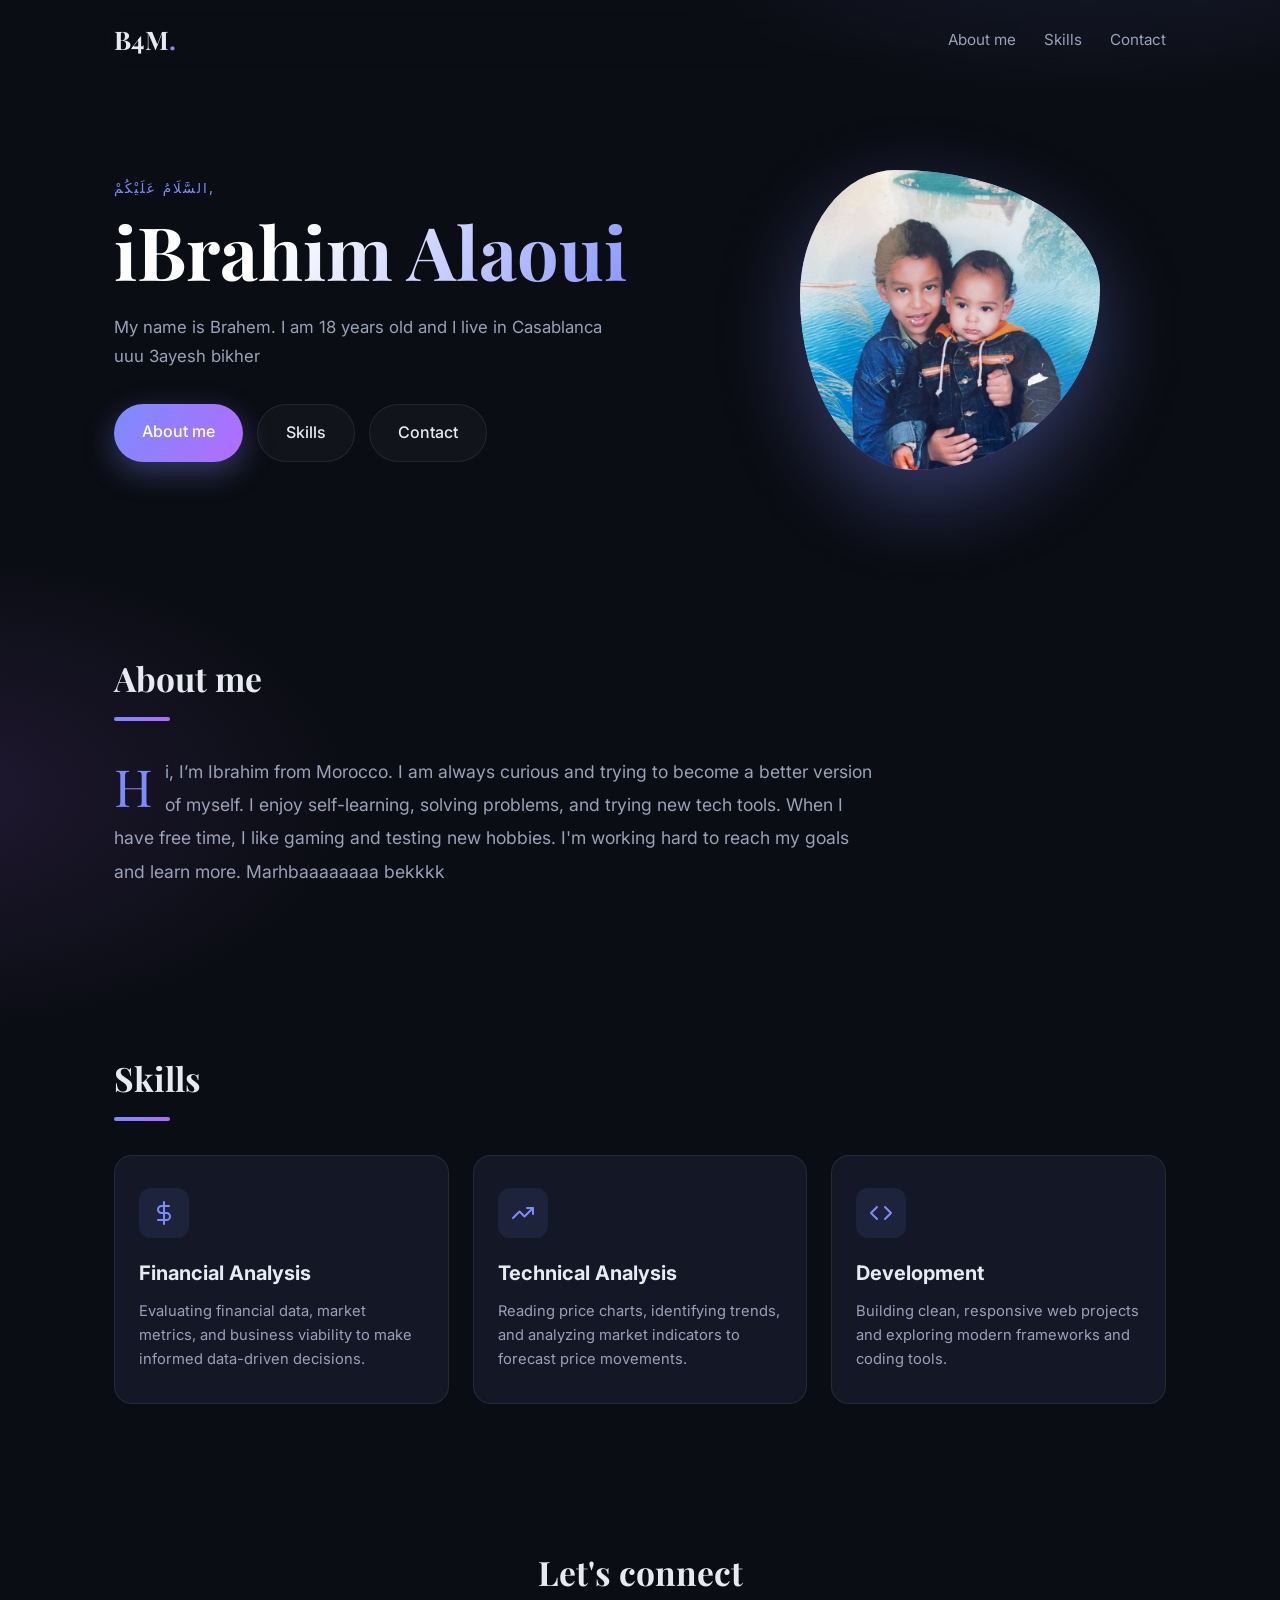
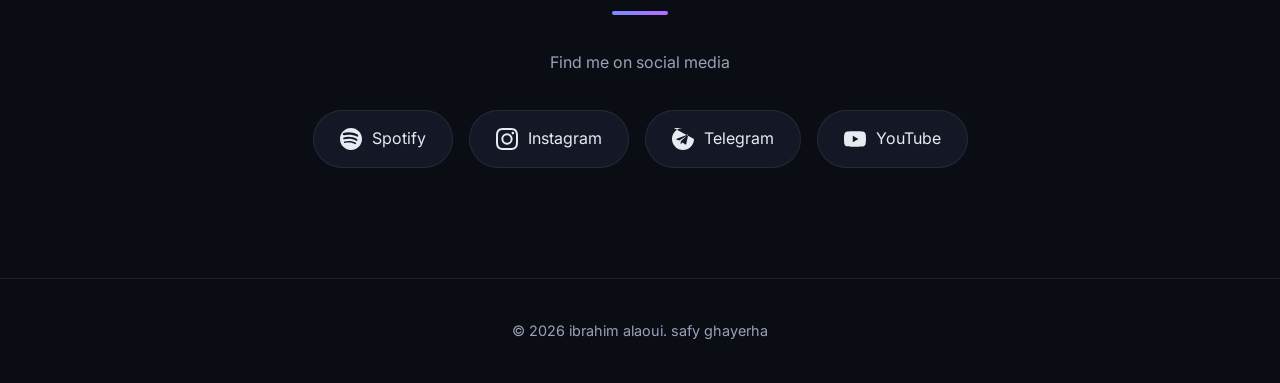
<file: index.html>
<!DOCTYPE html>
<html lang="en">

<head>
  <meta charset="UTF-8" />
  <meta name="viewport" content="width=device-width, initial-scale=1.0" />
  <title>Br4Him</title>
  <link rel="icon" type="image/png" href="android-chrome-512x512.png" />
  <meta name="description" content="Personal website of Your Name." />
  <link rel="preconnect" href="https://fonts.googleapis.com" />
  <link rel="preconnect" href="https://fonts.gstatic.com" crossorigin />
  <link href="https://fonts.googleapis.com/css2?family=Inter:wght@300;400;500;600&family=Playfair+Display:wght@600;700&display=swap" rel="stylesheet" />
  <link rel="stylesheet" href="style.css" />
</head>
<body>

  <header class="nav">
    <a href="#home" class="logo">B4M<span>.</span></a>
    <nav>
      <a href="#about">About me</a>
      <a href="#skills">Skills</a>
      <a href="#contact">Contact</a>
    </nav>
  </header>

  <section id="home" class="hero">
    <div class="hero-text">
      <p class="eyebrow">السَّلَامُ عَلَيْكُمْ,</p>
      <h1>iBrahim Alaoui </h1>
      <p class="lead">
        My name is Brahem. I am 18 years old and I live in Casablanca
        uuu 3ayesh bikher
      </p>
      <div class="cta">
        <a href="#about" class="btn primary">About me</a>
        <a href="#skills" class="btn ghost">Skills</a>
        <a href="#contact" class="btn ghost">Contact</a>
      </div>
    </div>
    <div class="hero-photo">
      <div class="photo-frame">
        <img src="lhebla.jpg" alt="Ismak" />
        <span>B4M</span>
      </div>
    </div>
  </section>

  <section id="about" class="section">
    <h3 class="section-title">About me</h3>
    <div class="about-text">
      <p>
        Hi, I’m Ibrahim from Morocco. I am always curious and trying to become a better version of myself.
        I enjoy self-learning, solving problems, and trying new tech tools. When I have free time, I like gaming and testing new hobbies.
        I'm working hard to reach my goals and learn more. 
        Marhbaaaaaaaa bekkkk
      </p>
    </div>
  </section>

  <!-- Section Skills -->
  <section id="skills" class="section">
    <h3 class="section-title">Skills</h3>
    <div class="skills-grid">
      
      <div class="skill-card">
        <div class="skill-icon">
          <svg viewBox="0 0 24 24" fill="none" stroke="currentColor" stroke-width="2" stroke-linecap="round" stroke-linejoin="round">
            <line x1="12" y1="1" x2="12" y2="23"></line>
            <path d="M17 5H9.5a3.5 3.5 0 0 0 0 7h5a3.5 3.5 0 0 1 0 7H6"></path>
          </svg>
        </div>
        <h4>Financial Analysis</h4>
        <p>Evaluating financial data, market metrics, and business viability to make informed data-driven decisions.</p>
      </div>

      <div class="skill-card">
        <div class="skill-icon">
          <svg viewBox="0 0 24 24" fill="none" stroke="currentColor" stroke-width="2" stroke-linecap="round" stroke-linejoin="round">
            <polyline points="22 7 13.5 15.5 8.5 10.5 2 17"></polyline>
            <polyline points="16 7 22 7 22 13"></polyline>
          </svg>
        </div>
        <h4>Technical Analysis</h4>
        <p>Reading price charts, identifying trends, and analyzing market indicators to forecast price movements.</p>
      </div>

      <div class="skill-card">
        <div class="skill-icon">
          <svg viewBox="0 0 24 24" fill="none" stroke="currentColor" stroke-width="2" stroke-linecap="round" stroke-linejoin="round">
            <polyline points="16 18 22 12 16 6"></polyline>
            <polyline points="8 6 2 12 8 18"></polyline>
          </svg>
        </div>
        <h4>Development</h4>
        <p>Building clean, responsive web projects and exploring modern frameworks and coding tools.</p>
      </div>

    </div>
  </section>

  <section id="contact" class="section contact">
    <h3 class="section-title">Let's connect</h3>
    <p class="contact-text">Find me on social media</p>
    <div class="socials">
      <a href="https://open.spotify.com/user/31e75dwjkrfguv4xhlopc6wf6epy" target="_blank" rel="noopener noreferrer" aria-label="Spotify">
        <svg viewBox="0 0 24 24" fill="currentColor"><path d="M12 0C5.4 0 0 5.4 0 12s5.4 12 12 12 12-5.4 12-12S18.6 0 12 0zm5.521 17.34c-.24.359-.72.48-1.08.24-2.999-1.8-6.78-2.201-11.221-1.201-.48.12-.9-.24-1.02-.72-.12-.48.24-.9.72-1.02 4.8-1.08 9.001-.6 12.36 1.56.36.24.48.72.24 1.08zm1.44-3.84c-.3.48-.9.6-1.38.3-3.48-2.1-8.7-2.7-12.78-1.48-.54.18-1.14-.12-1.32-.66-.18-.54.12-1.14.66-1.32 4.62-1.38 10.44-.72 14.58 1.8.48.3.6 .9.3 1.36zm.12-4.08C14.16 7.02 7.98 6.84 4.62 7.86c-.66.18-1.38-.18-1.56-.84-.18-.66.18-1.38.84-1.56 3.96-1.2 10.92-.96 15.3 1.68.6.36.78 1.14.42 1.74-.36.6-1.14.78-1.74.42z"/></svg>
        <span>Spotify</span>
      </a>
      <a href="https://www.instagram.com/ibrahem.alaoui/" target="_blank" rel="noopener noreferrer" aria-label="Instagram">
        <svg viewBox="0 0 24 24" fill="currentColor"><path d="M12 2.16c3.2 0 3.58.01 4.85.07 3.25.15 4.77 1.69 4.92 4.92.06 1.27.07 1.65.07 4.85s-.01 3.58-.07 4.85c-.15 3.23-1.66 4.77-4.92 4.92-1.27.06-1.64.07-4.85.07s-3.58-.01-4.85-.07c-3.26-.15-4.77-1.7-4.92-4.92C2.17 15.58 2.16 15.2 2.16 12s.01-3.58.07-4.85C2.38 3.92 3.9 2.38 7.15 2.23 8.42 2.17 8.8 2.16 12 2.16zM12 0C8.74 0 8.33.01 7.05.07 2.7.27.27 2.69.07 7.05.01 8.33 0 8.74 0 12s.01 3.67.07 4.95c.2 4.36 2.62 6.78 6.98 6.98C8.33 23.99 8.74 24 12 24s3.67-.01 4.95-.07c4.35-.2 6.78-2.62 6.98-6.98.06-1.28.07-1.69.07-4.95s-.01-3.67-.07-4.95C23.73 2.7 21.31.27 16.95.07 15.67.01 15.26 0 12 0zm0 5.84a6.16 6.16 0 1 0 0 12.32 6.16 6.16 0 0 0 0-12.32zM12 16a4 4 0 1 1 0-8 4 4 0 0 1 0 8zm6.4-11.85a1.44 1.44 0 1 0 0 2.88 1.44 1.44 0 0 0 0-2.88z"/></svg>
        <span>Instagram</span>
      </a>
      <a href="https://t.me/ibrahimalaoui" target="_blank" rel="noopener noreferrer" aria-label="Telegram">
        <svg viewBox="0 0 24 24" fill="currentColor"><path d="M11.94 0A12 12 0 1 0 24 12 12 0 0 0 11.94 0zm5.57 8.16-1.97 9.28c-.15.66-.54.82-1.09.51l-3-2.21-1.45 1.39c-.16.16-.3.3-.6.3l.21-3.05 5.56-5.02c.24-.21-.05-.33-.38-.12l-6.87 4.33-2.96-.92c-.64-.2-.66-.64.14-.95l11.57-4.46c.54-.2 1 .13.84.92z"/></svg>
        <span>Telegram</span>
      </a>
      <a href="" target="_blank" rel="noopener noreferrer" aria-label="YouTube">
        <svg viewBox="0 0 24 24" fill="currentColor"><path d="M23.5 6.2a3 3 0 0 0-2.1-2.1C19.5 3.6 12 3.6 12 3.6s-7.5 0-9.4.5A3 3 0 0 0 .5 6.2C0 8.1 0 12 0 12s0 3.9.5 5.8a3 3 0 0 0 2.1 2.1c1.9.5 9.4.5 9.4.5s7.5 0 9.4-.5a3 3 0 0 0 2.1-2.1c.5-1.9.5-5.8.5-5.8s0-3.9-.5-5.8zM9.6 15.6V8.4l6.2 3.6-6.2 3.6z"/></svg>
        <span>YouTube</span>
      </a>
    </div>
  </section>

  <footer class="footer">
    <p>&copy; <span id="year"></span> ibrahim alaoui. safy ghayerha </p>
  </footer>

  <script>
    document.getElementById("year").textContent = new Date().getFullYear();
  </script>
</body>
</html>
</file>
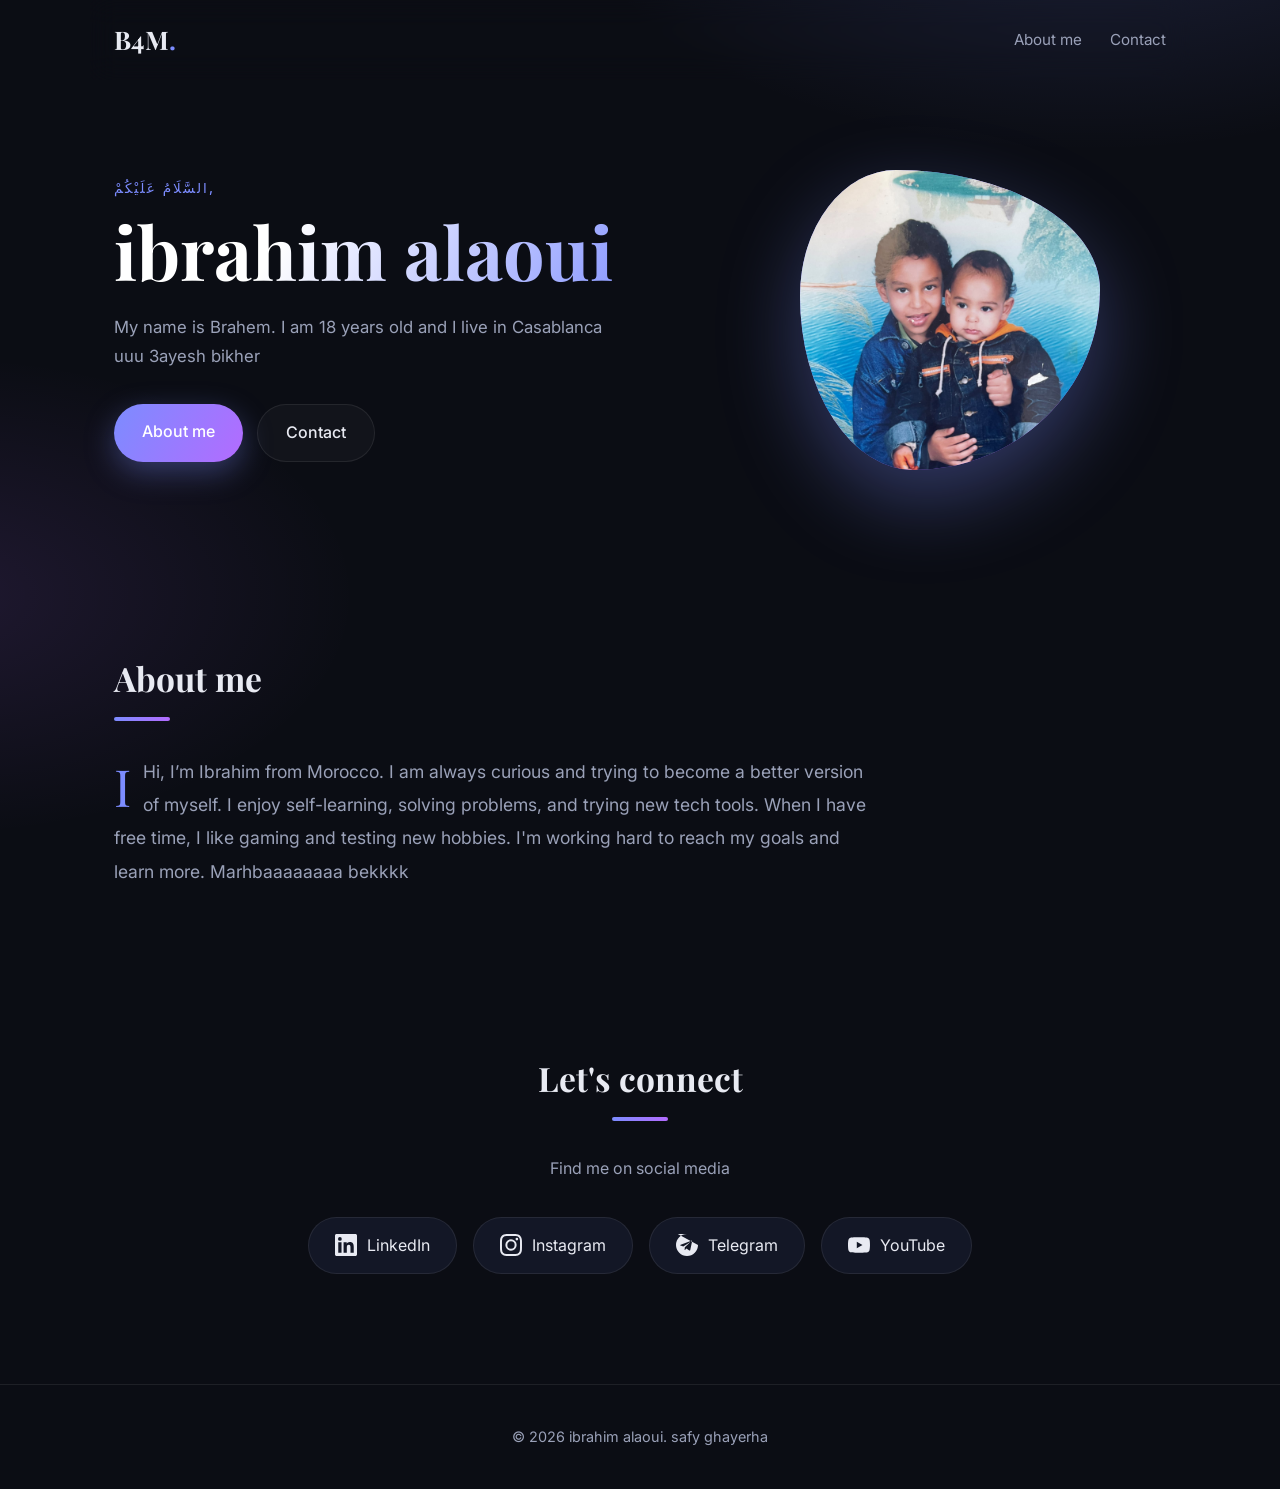
<file: brahim private/index.html>
<!DOCTYPE html>
<html lang="en">



<head>
  <meta charset="UTF-8" />
  <meta name="viewport" content="width=device-width, initial-scale=1.0" />
  <title>Br4Him</title>
  <link rel="icon" type="image/png" href="bbbbbbbbbbbb.jfif" />
  <meta name="description" content="Personal website of Your Name." />
  <link rel="preconnect" href="https://fonts.googleapis.com" />
  <link rel="preconnect" href="https://fonts.gstatic.com" crossorigin />
  <link href="https://fonts.googleapis.com/css2?family=Inter:wght@300;400;500;600&family=Playfair+Display:wght@600;700&display=swap" rel="stylesheet" />
  <link rel="stylesheet" href="style.css" />
</head>
<body>

  <header class="nav">
    <a href="#home" class="logo">B4M<span>.</span></a>
    <nav>
      <a href="#about">About me</a>
      <a href="#contact">Contact</a>
    </nav>
  </header>

  <section id="home" class="hero">
    <div class="hero-text">
      <p class="eyebrow">السَّلَامُ عَلَيْكُمْ,
      <h1>ibrahim alaoui </h1>
      <p class="lead">
       My name is Brahem. I am 18 years old and I live in Casablanca
       uuu 3ayesh bikher
      </p>
      <div class="cta">
        <a href="#about" class="btn primary">About me</a>
        <a href="#contact" class="btn ghost">Contact</a>
      </div>
    </div>
    <div class="hero-photo">
      <div class="photo-frame">
        <img src="lhebla.jpg" alt="Ismak" />
        <span>B4M</span>
      </div>
    </div>
  </section>

  
  <section id="about" class="section">
    <h3 class="section-title">About me</h3>
    <div class="about-text">
      <p>
        I Hi, I’m Ibrahim from Morocco. I am always curious and trying to become a better version of myself.
       I enjoy self-learning, solving problems, and trying new tech tools. When I have free time, I like gaming and testing new hobbies.
       I'm working hard to reach my goals and learn more. 
       Marhbaaaaaaaa bekkkk
      </p>
    </div>
  </section>

  
  <section id="contact" class="section contact">
    <h3 class="section-title">Let's connect</h3>
    <p class="contact-text">Find me on social media</p>
    <div class="socials">
      <a href="" target="_blank" rel="noopener noreferrer" aria-label="LinkedIn">
        <svg viewBox="0 0 24 24" fill="currentColor"><path d="M20.45 20.45h-3.56v-5.57c0-1.33-.03-3.04-1.85-3.04-1.86 0-2.14 1.45-2.14 2.94v5.67H9.35V9h3.41v1.56h.05c.48-.9 1.64-1.85 3.37-1.85 3.6 0 4.27 2.37 4.27 5.46v6.28zM5.34 7.43a2.06 2.06 0 1 1 0-4.12 2.06 2.06 0 0 1 0 4.12zM7.12 20.45H3.56V9h3.56v11.45zM22.22 0H1.77C.79 0 0 .77 0 1.73v20.54C0 23.23.79 24 1.77 24h20.45c.98 0 1.78-.77 1.78-1.73V1.73C24 .77 23.2 0 22.22 0z"/></svg>
        <span>LinkedIn</span>
      </a>
      <a href="https://www.instagram.com/ibrahem.alaoui/" target="_blank" rel="noopener noreferrer" aria-label="Instagram">
        <svg viewBox="0 0 24 24" fill="currentColor"><path d="M12 2.16c3.2 0 3.58.01 4.85.07 3.25.15 4.77 1.69 4.92 4.92.06 1.27.07 1.65.07 4.85s-.01 3.58-.07 4.85c-.15 3.23-1.66 4.77-4.92 4.92-1.27.06-1.64.07-4.85.07s-3.58-.01-4.85-.07c-3.26-.15-4.77-1.7-4.92-4.92C2.17 15.58 2.16 15.2 2.16 12s.01-3.58.07-4.85C2.38 3.92 3.9 2.38 7.15 2.23 8.42 2.17 8.8 2.16 12 2.16zM12 0C8.74 0 8.33.01 7.05.07 2.7.27.27 2.69.07 7.05.01 8.33 0 8.74 0 12s.01 3.67.07 4.95c.2 4.36 2.62 6.78 6.98 6.98C8.33 23.99 8.74 24 12 24s3.67-.01 4.95-.07c4.35-.2 6.78-2.62 6.98-6.98.06-1.28.07-1.69.07-4.95s-.01-3.67-.07-4.95C23.73 2.7 21.31.27 16.95.07 15.67.01 15.26 0 12 0zm0 5.84a6.16 6.16 0 1 0 0 12.32 6.16 6.16 0 0 0 0-12.32zM12 16a4 4 0 1 1 0-8 4 4 0 0 1 0 8zm6.4-11.85a1.44 1.44 0 1 0 0 2.88 1.44 1.44 0 0 0 0-2.88z"/></svg>
        <span>Instagram</span>
      </a>
      <a href="https://t.me/ibrahimalaoui" target="_blank" rel="noopener noreferrer" aria-label="Telegram">
        <svg viewBox="0 0 24 24" fill="currentColor"><path d="M11.94 0A12 12 0 1 0 24 12 12 0 0 0 11.94 0zm5.57 8.16-1.97 9.28c-.15.66-.54.82-1.09.51l-3-2.21-1.45 1.39c-.16.16-.3.3-.6.3l.21-3.05 5.56-5.02c.24-.21-.05-.33-.38-.12l-6.87 4.33-2.96-.92c-.64-.2-.66-.64.14-.95l11.57-4.46c.54-.2 1 .13.84.92z"/></svg>
        <span>Telegram</span>
      </a>
      <a href="" target="_blank" rel="noopener noreferrer" aria-label="YouTube">
        <svg viewBox="0 0 24 24" fill="currentColor"><path d="M23.5 6.2a3 3 0 0 0-2.1-2.1C19.5 3.6 12 3.6 12 3.6s-7.5 0-9.4.5A3 3 0 0 0 .5 6.2C0 8.1 0 12 0 12s0 3.9.5 5.8a3 3 0 0 0 2.1 2.1c1.9.5 9.4.5 9.4.5s7.5 0 9.4-.5a3 3 0 0 0 2.1-2.1c.5-1.9.5-5.8.5-5.8s0-3.9-.5-5.8zM9.6 15.6V8.4l6.2 3.6-6.2 3.6z"/></svg>
        <span>YouTube</span>
      </a>
    </div>
  </section>

  <footer class="footer">
    <p>&copy; <span id="year"></span> ibrahim alaoui. safy ghayerha </p>
  </footer>

  <script>
    document.getElementById("year").textContent = new Date().getFullYear();
  </script>
</body>
</html>
</file>
<file: style.css>
/* ---------- Tokens ---------- */
:root {
  --bg: #0b0d14;
  --surface: #131726;
  --surface-2: #1a1f33;
  --text: #e8eaf2;
  --muted: #9aa1b8;
  --accent: #7c8cff;
  --accent-2: #b36bff;
  --border: rgba(255, 255, 255, 0.08);
  --radius: 18px;
  --maxw: 1100px;
}

/* ---------- Reset ---------- */
* { margin: 0; padding: 0; box-sizing: border-box; }
html { scroll-behavior: smooth; }
body {
  font-family: "Inter", system-ui, sans-serif;
  background:
    radial-gradient(900px 500px at 85% -10%, rgba(124, 140, 255, 0.18), transparent 60%),
    radial-gradient(700px 400px at -5% 40%, rgba(179, 107, 255, 0.12), transparent 60%),
    var(--bg);
  color: var(--text);
  line-height: 1.7;
  -webkit-font-smoothing: antialiased;
}
a { color: inherit; text-decoration: none; }

/* ---------- Navigation ---------- */
.nav {
  position: sticky;
  top: 0;
  z-index: 10;
  display: flex;
  justify-content: space-between;
  align-items: center;
  max-width: var(--maxw);
  margin: 0 auto;
  padding: 18px 24px;
  backdrop-filter: blur(14px);
}
.logo { font-family: "Playfair Display", serif; font-size: 1.6rem; font-weight: 700; }
.logo span { color: var(--accent); }
.nav nav { display: flex; gap: 28px; }
.nav nav a {
  color: var(--muted);
  font-size: 0.95rem;
  transition: color 0.2s;
}
.nav nav a:hover { color: var(--text); }

/* ---------- Hero ---------- */
.hero {
  max-width: var(--maxw);
  margin: 0 auto;
  padding: 90px 24px 110px;
  display: grid;
  grid-template-columns: 1.3fr 1fr;
  gap: 60px;
  align-items: center;
}
.eyebrow {
  color: var(--accent);
  font-weight: 500;
  letter-spacing: 0.14em;
  text-transform: uppercase;
  font-size: 0.85rem;
}
.hero h1 {
  font-family: "Playfair Display", serif;
  font-size: clamp(2.8rem, 6vw, 4.6rem);
  line-height: 1.1;
  margin: 10px 0 6px;
  background: linear-gradient(120deg, #fff 30%, var(--accent) 100%);
  -webkit-background-clip: text;
  background-clip: text;
  color: transparent;
}
.lead { margin: 22px 0 34px; max-width: 520px; color: var(--muted); font-size: 1.05rem; }

.cta { display: flex; gap: 14px; flex-wrap: wrap; }
.btn {
  padding: 14px 28px;
  border-radius: 999px;
  font-weight: 500;
  transition: transform 0.2s, box-shadow 0.2s, background 0.2s;
}
.btn.primary {
  background: linear-gradient(120deg, var(--accent), var(--accent-2));
  color: #fff;
  box-shadow: 0 10px 30px rgba(124, 140, 255, 0.35);
}
.btn.primary:hover { transform: translateY(-3px); box-shadow: 0 14px 36px rgba(124, 140, 255, 0.5); }
.btn.ghost { border: 1px solid var(--border); background: rgba(255, 255, 255, 0.03); }
.btn.ghost:hover { background: rgba(255, 255, 255, 0.08); transform: translateY(-3px); }

.hero-photo { display: flex; justify-content: center; }
.photo-frame {
  width: 300px;
  aspect-ratio: 1;
  border-radius: 32% 68% 62% 38% / 42% 40% 60% 58%;
  background: linear-gradient(135deg, var(--accent), var(--accent-2));
  display: grid;
  place-items: center;
  overflow: hidden;
  font-family: "Playfair Display", serif;
  font-size: 5rem;
  color: rgba(255, 255, 255, 0.9);
  box-shadow: 0 30px 80px rgba(124, 140, 255, 0.35);
  animation: morph 10s ease-in-out infinite;
}
.photo-frame img { width: 100%; height: 100%; object-fit: cover; }
@keyframes morph {
  50% { border-radius: 60% 40% 38% 62% / 58% 60% 40% 42%; }
}

/* ---------- Sections ---------- */
.section { max-width: var(--maxw); margin: 0 auto; padding: 70px 24px; }
.section-title {
  font-family: "Playfair Display", serif;
  font-size: 2.1rem;
  margin-bottom: 34px;
  position: relative;
}
.section-title::after {
  content: "";
  display: block;
  width: 56px;
  height: 4px;
  margin-top: 10px;
  border-radius: 4px;
  background: linear-gradient(90deg, var(--accent), var(--accent-2));
}

/* About */
.about-text { max-width: 760px; }
.about-text p {
  color: var(--muted);
  font-size: 1.1rem;
  line-height: 1.9;
  margin-bottom: 22px;
}
.about-text p:first-child::first-letter {
  font-family: "Playfair Display", serif;
  font-size: 3.2rem;
  float: left;
  line-height: 1;
  margin: 6px 12px 0 0;
  color: var(--accent);
}

/* ---------- Skills Section ---------- */
.skills-grid {
  display: grid;
  grid-template-columns: repeat(auto-fit, minmax(240px, 1fr));
  gap: 24px;
}

.skill-card {
  background: var(--surface);
  border: 1px solid var(--border);
  padding: 32px 24px;
  border-radius: var(--radius);
  transition: transform 0.3s ease, border-color 0.3s ease, background 0.3s ease;
  text-align: left;
}

.skill-card:hover {
  transform: translateY(-6px);
  border-color: var(--accent);
  background: var(--surface-2);
}

.skill-icon {
  width: 50px;
  height: 50px;
  display: grid;
  place-items: center;
  border-radius: 12px;
  background: rgba(124, 140, 255, 0.1);
  color: var(--accent);
  margin-bottom: 18px;
  transition: background 0.3s ease, color 0.3s ease;
}

.skill-card:hover .skill-icon {
  background: var(--accent);
  color: #fff;
}

.skill-icon svg {
  width: 24px;
  height: 24px;
}

.skill-card h4 {
  font-size: 1.25rem;
  color: var(--text);
  margin-bottom: 10px;
}

.skill-card p {
  color: var(--muted);
  font-size: 0.92rem;
  line-height: 1.6;
}

/* Contact / socials */
.contact { text-align: center; }
.contact .section-title::after { margin-left: auto; margin-right: auto; }
.contact-text { color: var(--muted); margin-bottom: 34px; }
.socials { display: flex; justify-content: center; flex-wrap: wrap; gap: 16px; }
.socials a {
  display: flex;
  align-items: center;
  gap: 10px;
  padding: 14px 26px;
  border-radius: 999px;
  background: var(--surface);
  border: 1px solid var(--border);
  transition: transform 0.2s, background 0.2s, border-color 0.2s;
}
.socials svg { width: 22px; height: 22px; }
.socials a:hover {
  transform: translateY(-4px);
  border-color: var(--accent);
  background: var(--surface-2);
}

/* Footer */
.footer {
  text-align: center;
  padding: 40px 24px;
  color: var(--muted);
  font-size: 0.9rem;
  border-top: 1px solid var(--border);
  margin-top: 40px;
}

/* ---------- Responsive ---------- */
@media (max-width: 800px) {
  .hero { grid-template-columns: 1fr; text-align: center; }
  .hero { padding-top: 50px; }
  .lead { margin-left: auto; margin-right: auto; }
  .cta { justify-content: center; }
  .hero-photo { order: -1; }
  .photo-frame { width: 220px; font-size: 3.6rem; }
  .nav nav { gap: 16px; }
}
</file>
<file: brahim private/style.css>
/* ---------- Tokens ---------- */
:root {
  --bg: #0b0d14;
  --surface: #131726;
  --surface-2: #1a1f33;
  --text: #e8eaf2;
  --muted: #9aa1b8;
  --accent: #7c8cff;
  --accent-2: #b36bff;
  --border: rgba(255, 255, 255, 0.08);
  --radius: 18px;
  --maxw: 1100px;
}

/* ---------- Reset ---------- */
* { margin: 0; padding: 0; box-sizing: border-box; }
html { scroll-behavior: smooth; }
body {
  font-family: "Inter", system-ui, sans-serif;
  background:
    radial-gradient(900px 500px at 85% -10%, rgba(124, 140, 255, 0.18), transparent 60%),
    radial-gradient(700px 400px at -5% 40%, rgba(179, 107, 255, 0.12), transparent 60%),
    var(--bg);
  color: var(--text);
  line-height: 1.7;
  -webkit-font-smoothing: antialiased;
}
a { color: inherit; text-decoration: none; }

/* ---------- Navigation ---------- */
.nav {
  position: sticky;
  top: 0;
  z-index: 10;
  display: flex;
  justify-content: space-between;
  align-items: center;
  max-width: var(--maxw);
  margin: 0 auto;
  padding: 18px 24px;
  backdrop-filter: blur(14px);
}
.logo { font-family: "Playfair Display", serif; font-size: 1.6rem; font-weight: 700; }
.logo span { color: var(--accent); }
.nav nav { display: flex; gap: 28px; }
.nav nav a {
  color: var(--muted);
  font-size: 0.95rem;
  transition: color 0.2s;
}
.nav nav a:hover { color: var(--text); }

/* ---------- Hero ---------- */
.hero {
  max-width: var(--maxw);
  margin: 0 auto;
  padding: 90px 24px 110px;
  display: grid;
  grid-template-columns: 1.3fr 1fr;
  gap: 60px;
  align-items: center;
}
.eyebrow {
  color: var(--accent);
  font-weight: 500;
  letter-spacing: 0.14em;
  text-transform: uppercase;
  font-size: 0.85rem;
}
.hero h1 {
  font-family: "Playfair Display", serif;
  font-size: clamp(2.8rem, 6vw, 4.6rem);
  line-height: 1.1;
  margin: 10px 0 6px;
  background: linear-gradient(120deg, #fff 30%, var(--accent) 100%);
  -webkit-background-clip: text;
  background-clip: text;
  color: transparent;
}
.lead { margin: 22px 0 34px; max-width: 520px; color: var(--muted); font-size: 1.05rem; }

.cta { display: flex; gap: 14px; flex-wrap: wrap; }
.btn {
  padding: 14px 28px;
  border-radius: 999px;
  font-weight: 500;
  transition: transform 0.2s, box-shadow 0.2s, background 0.2s;
}
.btn.primary {
  background: linear-gradient(120deg, var(--accent), var(--accent-2));
  color: #fff;
  box-shadow: 0 10px 30px rgba(124, 140, 255, 0.35);
}
.btn.primary:hover { transform: translateY(-3px); box-shadow: 0 14px 36px rgba(124, 140, 255, 0.5); }
.btn.ghost { border: 1px solid var(--border); background: rgba(255, 255, 255, 0.03); }
.btn.ghost:hover { background: rgba(255, 255, 255, 0.08); transform: translateY(-3px); }

.hero-photo { display: flex; justify-content: center; }
.photo-frame {
  width: 300px;
  aspect-ratio: 1;
  border-radius: 32% 68% 62% 38% / 42% 40% 60% 58%;
  background: linear-gradient(135deg, var(--accent), var(--accent-2));
  display: grid;
  place-items: center;
  overflow: hidden;
  font-family: "Playfair Display", serif;
  font-size: 5rem;
  color: rgba(255, 255, 255, 0.9);
  box-shadow: 0 30px 80px rgba(124, 140, 255, 0.35);
  animation: morph 10s ease-in-out infinite;
}
.photo-frame img { width: 100%; height: 100%; object-fit: cover; }
@keyframes morph {
  50% { border-radius: 60% 40% 38% 62% / 58% 60% 40% 42%; }
}

/* ---------- Sections ---------- */
.section { max-width: var(--maxw); margin: 0 auto; padding: 70px 24px; }
.section-title {
  font-family: "Playfair Display", serif;
  font-size: 2.1rem;
  margin-bottom: 34px;
  position: relative;
}
.section-title::after {
  content: "";
  display: block;
  width: 56px;
  height: 4px;
  margin-top: 10px;
  border-radius: 4px;
  background: linear-gradient(90deg, var(--accent), var(--accent-2));
}

/* About */
.about-text { max-width: 760px; }
.about-text p {
  color: var(--muted);
  font-size: 1.1rem;
  line-height: 1.9;
  margin-bottom: 22px;
}
.about-text p:first-child::first-letter {
  font-family: "Playfair Display", serif;
  font-size: 3.2rem;
  float: left;
  line-height: 1;
  margin: 6px 12px 0 0;
  color: var(--accent);
}

/* Contact / socials */
.contact { text-align: center; }
.contact .section-title::after { margin-left: auto; margin-right: auto; }
.contact-text { color: var(--muted); margin-bottom: 34px; }
.socials { display: flex; justify-content: center; flex-wrap: wrap; gap: 16px; }
.socials a {
  display: flex;
  align-items: center;
  gap: 10px;
  padding: 14px 26px;
  border-radius: 999px;
  background: var(--surface);
  border: 1px solid var(--border);
  transition: transform 0.2s, background 0.2s, border-color 0.2s;
}
.socials svg { width: 22px; height: 22px; }
.socials a:hover {
  transform: translateY(-4px);
  border-color: var(--accent);
  background: var(--surface-2);
}

/* Footer */
.footer {
  text-align: center;
  padding: 40px 24px;
  color: var(--muted);
  font-size: 0.9rem;
  border-top: 1px solid var(--border);
  margin-top: 40px;
}

/* ---------- Responsive ---------- */
@media (max-width: 800px) {
  .hero { grid-template-columns: 1fr; text-align: center; }
  .hero { padding-top: 50px; }
  .lead { margin-left: auto; margin-right: auto; }
  .cta { justify-content: center; }
  .hero-photo { order: -1; }
  .photo-frame { width: 220px; font-size: 3.6rem; }
  .nav nav { gap: 16px; }
}
</file>
